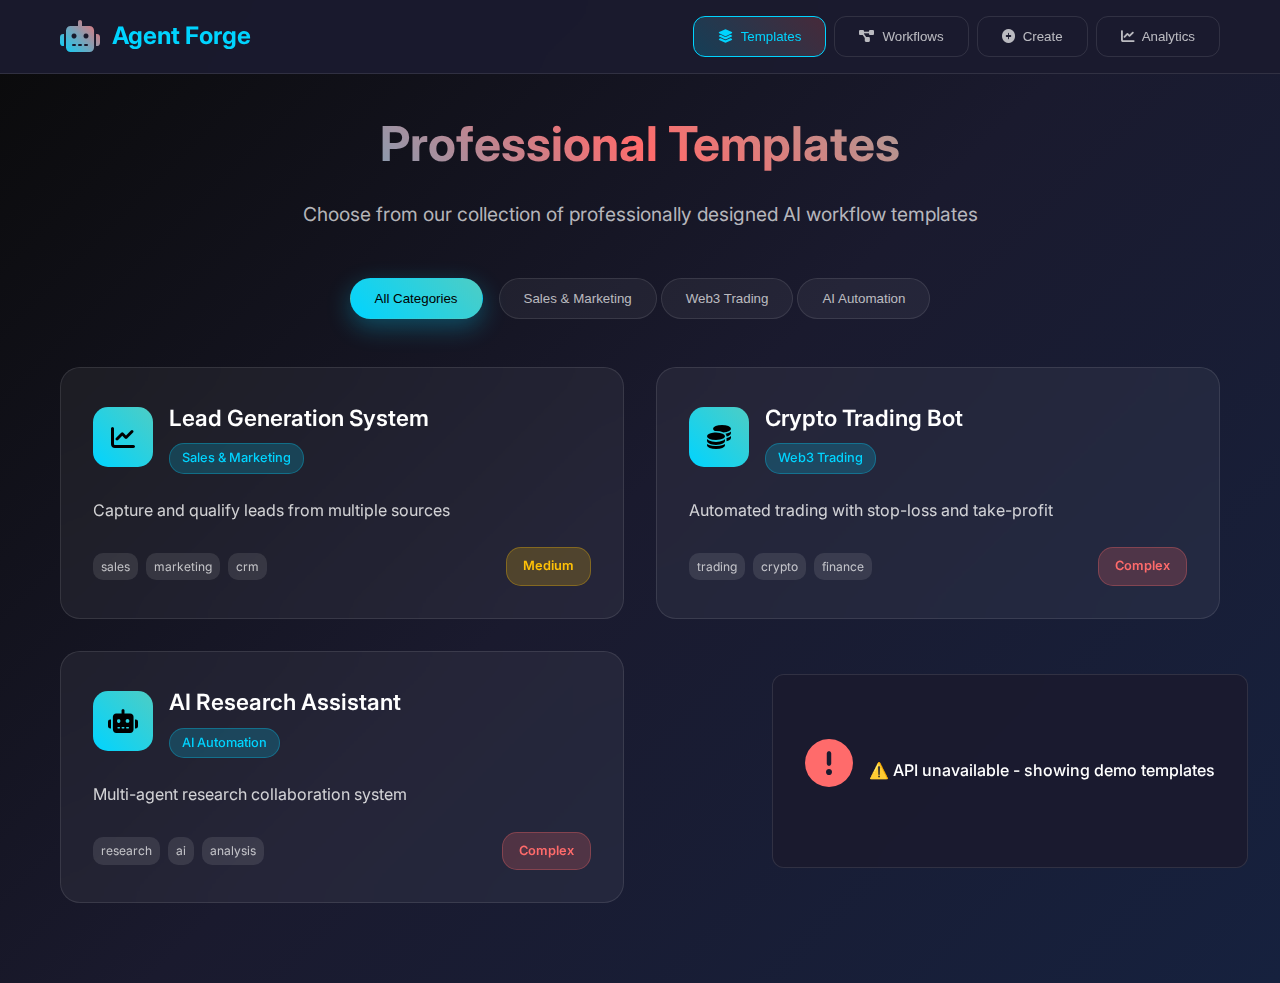
<file: frontend/index.html>
<!DOCTYPE html>
<html lang="en">
<head>
    <meta charset="UTF-8">
    <meta name="viewport" content="width=device-width, initial-scale=1.0">
    <title>Agent Forge - AI Workflow Builder</title>
    <link rel="stylesheet" href="styles.css">
    <link href="https://cdnjs.cloudflare.com/ajax/libs/font-awesome/6.4.0/css/all.min.css" rel="stylesheet">
    <link href="https://fonts.googleapis.com/css2?family=Inter:wght@300;400;500;600;700&display=swap" rel="stylesheet">
</head>
<body>
    <div class="app">
        <!-- Header -->
        <header class="header">
            <div class="container">
                <div class="header-content">
                    <div class="logo">
                        <i class="fas fa-robot"></i>
                        <span>Agent Forge</span>
                    </div>
                    <nav class="nav">
                        <button class="nav-btn active" data-tab="templates">
                            <i class="fas fa-layer-group"></i>
                            Templates
                        </button>
                        <button class="nav-btn" data-tab="workflows">
                            <i class="fas fa-project-diagram"></i>
                            Workflows
                        </button>
                        <button class="nav-btn" data-tab="create">
                            <i class="fas fa-plus-circle"></i>
                            Create
                        </button>
                        <button class="nav-btn" data-tab="analytics">
                            <i class="fas fa-chart-line"></i>
                            Analytics
                        </button>
                    </nav>
                </div>
            </div>
        </header>

        <!-- Main Content -->
        <main class="main">
            <div class="container">
                
                <!-- Templates Tab -->
                <div class="tab-content active" id="templates-tab">
                    <div class="tab-header">
                        <h1>Professional Templates</h1>
                        <p>Choose from our collection of professionally designed AI workflow templates</p>
                    </div>
                    
                    <!-- Category Filter -->
                    <div class="category-filter">
                        <button class="filter-btn active" data-category="all">All Categories</button>
                        <div id="category-buttons"></div>
                    </div>
                    
                    <!-- Templates Grid -->
                    <div class="templates-grid" id="templates-grid">
                        <!-- Templates will be loaded here -->
                        <div class="loading">
                            <i class="fas fa-spinner fa-spin"></i>
                            <p>Loading templates...</p>
                        </div>
                    </div>
                </div>

                <!-- Workflows Tab -->
                <div class="tab-content" id="workflows-tab">
                    <div class="tab-header">
                        <h1>Your Workflows</h1>
                        <p>Manage and monitor your AI workflows</p>
                    </div>
                    
                    <div class="workflows-grid" id="workflows-grid">
                        <!-- Workflows will be loaded here -->
                    </div>
                </div>

                <!-- Create Tab -->
                <div class="tab-content" id="create-tab">
                    <div class="tab-header">
                        <h1>Create Workflow</h1>
                        <p>Build custom AI workflows from selected templates</p>
                    </div>
                    
                    <div class="create-form" id="create-form">
                        <!-- Template selection form will be here -->
                    </div>
                </div>

                <!-- Analytics Tab -->
                <div class="tab-content" id="analytics-tab">
                    <div class="tab-header">
                        <h1>Analytics & Performance</h1>
                        <p>Monitor your AI workflow performance and cache efficiency</p>
                    </div>
                    
                    <div class="analytics-grid" id="analytics-grid">
                        <!-- Analytics will be loaded here -->
                    </div>
                </div>

            </div>
        </main>
    </div>

    <!-- Template Detail Modal -->
    <div class="modal" id="template-modal">
        <div class="modal-content">
            <div class="modal-header">
                <h2 id="modal-title">Template Details</h2>
                <button class="modal-close" onclick="closeModal()">
                    <i class="fas fa-times"></i>
                </button>
            </div>
            <div class="modal-body" id="modal-body">
                <!-- Template details will be loaded here -->
            </div>
            <div class="modal-footer">
                <button class="btn btn-secondary" onclick="closeModal()">Cancel</button>
                <button class="btn btn-primary" id="create-from-template">Create Workflow</button>
            </div>
        </div>
    </div>

    <!-- Success/Error Toast -->
    <div class="toast" id="toast">
        <div class="toast-content">
            <i class="toast-icon"></i>
            <span class="toast-message"></span>
        </div>
    </div>

    <script src="script.js"></script>
</body>
</html>
</file>
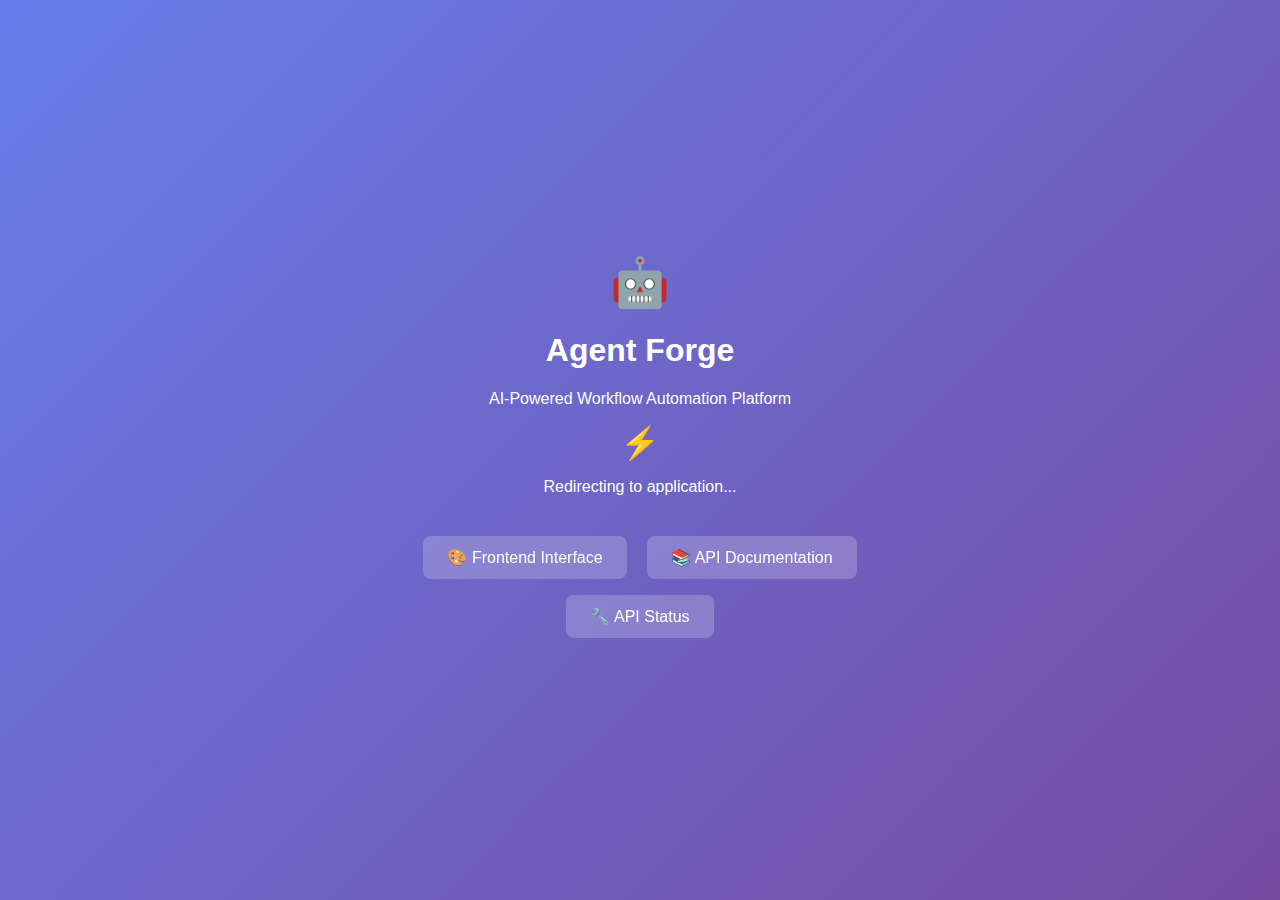
<file: public/index.html>
<!DOCTYPE html>
<html lang="en">
<head>
    <meta charset="UTF-8">
    <meta name="viewport" content="width=device-width, initial-scale=1.0">
    <title>Agent Forge - Redirecting...</title>
    <style>
        body {
            font-family: 'Inter', -apple-system, BlinkMacSystemFont, sans-serif;
            background: linear-gradient(135deg, #667eea 0%, #764ba2 100%);
            color: white;
            display: flex;
            justify-content: center;
            align-items: center;
            height: 100vh;
            margin: 0;
            text-align: center;
        }
        .container {
            max-width: 600px;
            padding: 2rem;
        }
        .logo {
            font-size: 3rem;
            margin-bottom: 1rem;
        }
        .spinner {
            animation: spin 1s linear infinite;
            font-size: 2rem;
            margin: 1rem 0;
        }
        @keyframes spin {
            from { transform: rotate(0deg); }
            to { transform: rotate(360deg); }
        }
        .links {
            margin-top: 2rem;
        }
        .link {
            display: inline-block;
            margin: 0.5rem;
            padding: 0.75rem 1.5rem;
            background: rgba(255,255,255,0.2);
            color: white;
            text-decoration: none;
            border-radius: 8px;
            backdrop-filter: blur(10px);
            transition: all 0.3s ease;
        }
        .link:hover {
            background: rgba(255,255,255,0.3);
            transform: translateY(-2px);
        }
    </style>
</head>
<body>
    <div class="container">
        <div class="logo">🤖</div>
        <h1>Agent Forge</h1>
        <p>AI-Powered Workflow Automation Platform</p>
        <div class="spinner">⚡</div>
        <p>Redirecting to application...</p>
        
        <div class="links">
            <a href="/frontend/" class="link">🎨 Frontend Interface</a>
            <a href="/api/docs" class="link">📚 API Documentation</a>
            <a href="/api/" class="link">🔧 API Status</a>
        </div>
    </div>

    <script>
        // Auto-redirect to frontend after 2 seconds
        setTimeout(() => {
            window.location.href = '/frontend/';
        }, 2000);
    </script>
</body>
</html>
</file>
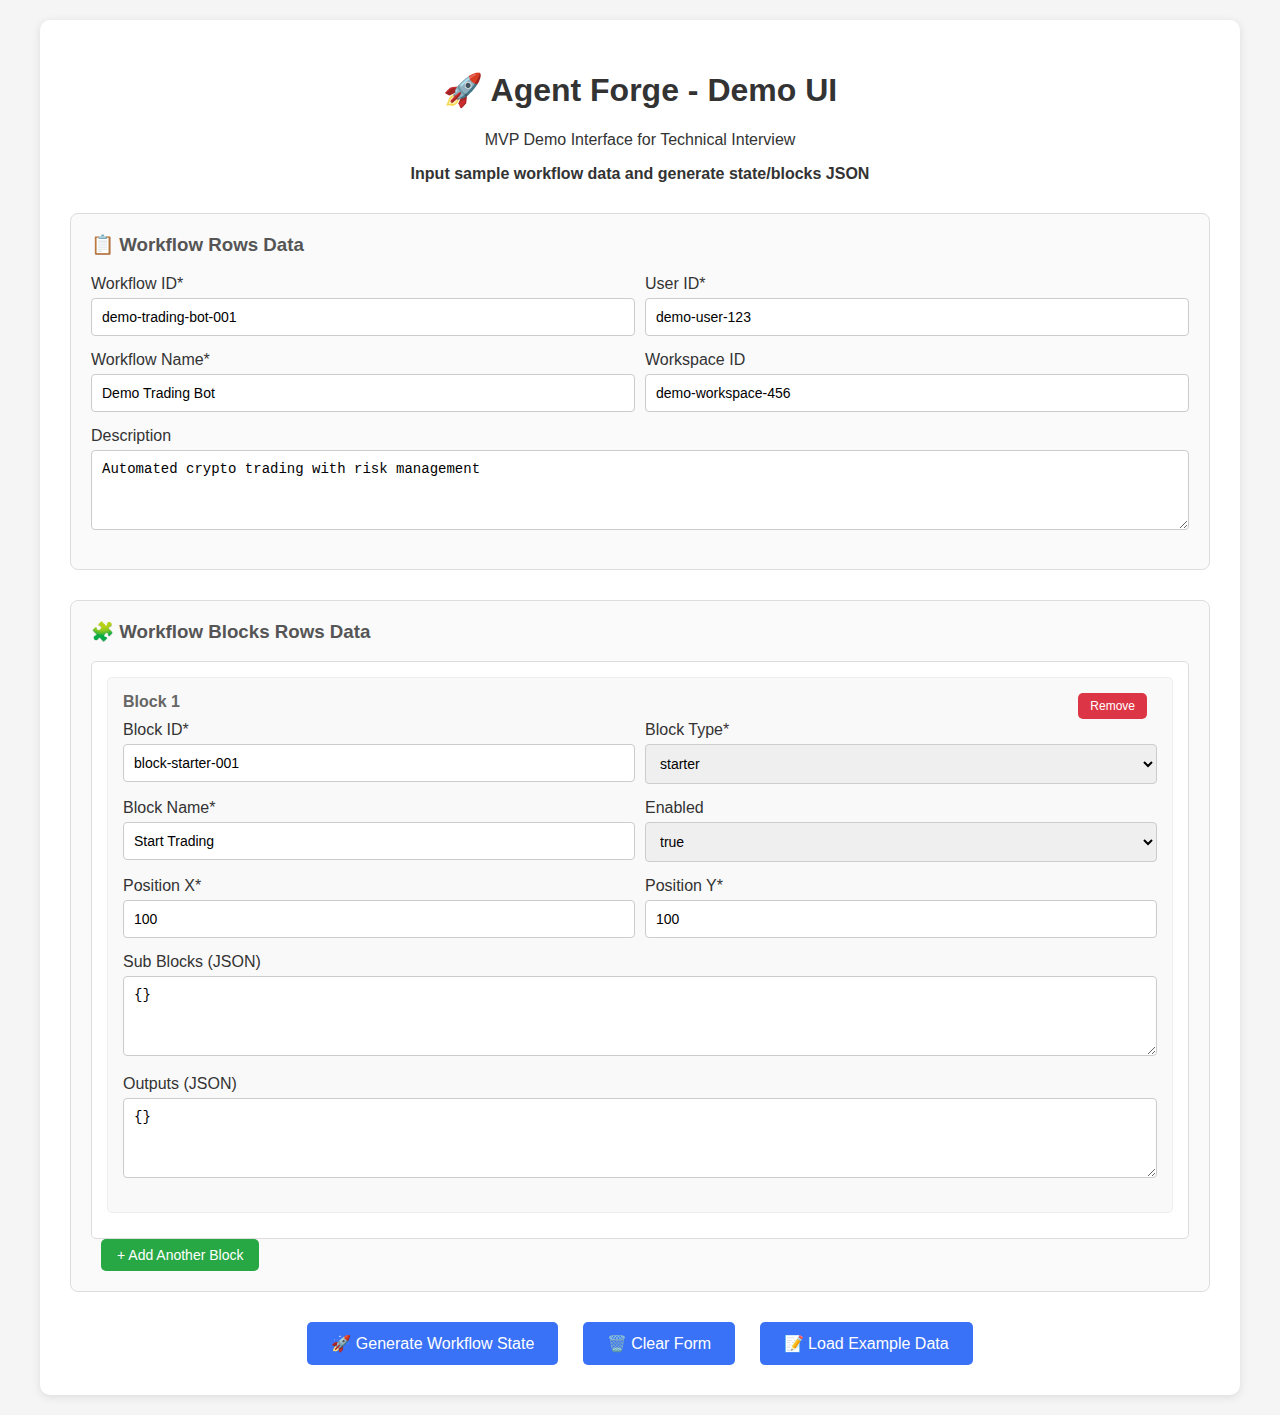
<file: static/index.html>
<!DOCTYPE html>
<html lang="en">
<head>
    <meta charset="UTF-8">
    <meta name="viewport" content="width=device-width, initial-scale=1.0">
    <title>Agent Forge - Demo UI</title>
    <style>
        body {
            font-family: -apple-system, BlinkMacSystemFont, 'Segoe UI', Roboto, sans-serif;
            max-width: 1200px;
            margin: 0 auto;
            padding: 20px;
            background-color: #f5f5f5;
        }
        .container {
            background: white;
            padding: 30px;
            border-radius: 10px;
            box-shadow: 0 2px 10px rgba(0,0,0,0.1);
        }
        .header {
            text-align: center;
            margin-bottom: 30px;
            color: #333;
        }
        .section {
            margin-bottom: 30px;
            padding: 20px;
            border: 1px solid #ddd;
            border-radius: 8px;
            background-color: #fafafa;
        }
        .section h3 {
            margin-top: 0;
            color: #555;
        }
        .form-group {
            margin-bottom: 15px;
        }
        label {
            display: block;
            margin-bottom: 5px;
            font-weight: 500;
            color: #333;
        }
        input, textarea, select {
            width: 100%;
            padding: 10px;
            border: 1px solid #ccc;
            border-radius: 4px;
            font-size: 14px;
            box-sizing: border-box;
        }
        textarea {
            height: 80px;
            resize: vertical;
        }
        .blocks-container {
            border: 1px solid #ddd;
            padding: 15px;
            border-radius: 5px;
            background-color: white;
        }
        .block-item {
            border: 1px solid #eee;
            padding: 15px;
            margin-bottom: 10px;
            border-radius: 5px;
            background-color: #f9f9f9;
        }
        .block-item h4 {
            margin: 0 0 10px 0;
            color: #666;
        }
        .form-row {
            display: grid;
            grid-template-columns: 1fr 1fr;
            gap: 10px;
        }
        .button-group {
            text-align: center;
            margin-top: 30px;
        }
        button {
            background-color: #3972F6;
            color: white;
            border: none;
            padding: 12px 24px;
            border-radius: 5px;
            font-size: 16px;
            cursor: pointer;
            margin: 0 10px;
        }
        button:hover {
            background-color: #2551CC;
        }
        button:disabled {
            background-color: #ccc;
            cursor: not-allowed;
        }
        .add-block {
            background-color: #28a745;
            font-size: 14px;
            padding: 8px 16px;
        }
        .remove-block {
            background-color: #dc3545;
            font-size: 12px;
            padding: 6px 12px;
            float: right;
        }
        .result {
            margin-top: 30px;
            padding: 20px;
            background-color: #f8f9fa;
            border: 1px solid #dee2e6;
            border-radius: 5px;
        }
        .result h3 {
            margin-top: 0;
            color: #495057;
        }
        .json-output {
            background-color: #2d3748;
            color: #e2e8f0;
            padding: 15px;
            border-radius: 5px;
            font-family: 'Monaco', 'Consolas', monospace;
            font-size: 13px;
            white-space: pre-wrap;
            max-height: 400px;
            overflow-y: auto;
        }
        .error {
            color: #dc3545;
            background-color: #f8d7da;
            padding: 10px;
            border: 1px solid #f5c6cb;
            border-radius: 4px;
        }
        .loading {
            text-align: center;
            color: #666;
        }
    </style>
</head>
<body>
    <div class="container">
        <div class="header">
            <h1>🚀 Agent Forge - Demo UI</h1>
            <p>MVP Demo Interface for Technical Interview</p>
            <p><strong>Input sample workflow data and generate state/blocks JSON</strong></p>
        </div>

        <form id="demoForm">
            <!-- Workflow Rows Section -->
            <div class="section">
                <h3>📋 Workflow Rows Data</h3>
                <div class="form-row">
                    <div class="form-group">
                        <label for="workflow_id">Workflow ID*</label>
                        <input type="text" id="workflow_id" name="workflow_id" value="demo-workflow-001" required>
                    </div>
                    <div class="form-group">
                        <label for="user_id">User ID*</label>
                        <input type="text" id="user_id" name="user_id" value="demo-user-123" required>
                    </div>
                </div>
                <div class="form-row">
                    <div class="form-group">
                        <label for="workflow_name">Workflow Name*</label>
                        <input type="text" id="workflow_name" name="workflow_name" value="Demo Trading Bot" required>
                    </div>
                    <div class="form-group">
                        <label for="workspace_id">Workspace ID</label>
                        <input type="text" id="workspace_id" name="workspace_id" value="demo-workspace-456">
                    </div>
                </div>
                <div class="form-group">
                    <label for="description">Description</label>
                    <textarea id="description" name="description" placeholder="Automated crypto trading with risk management">Automated crypto trading with risk management</textarea>
                </div>
            </div>

            <!-- Workflow Blocks Rows Section -->
            <div class="section">
                <h3>🧩 Workflow Blocks Rows Data</h3>
                <div class="blocks-container" id="blocksContainer">
                    <!-- Initial starter block -->
                    <div class="block-item">
                        <h4>Block 1 <button type="button" class="remove-block" onclick="removeBlock(this)">Remove</button></h4>
                        <div class="form-row">
                            <div class="form-group">
                                <label>Block ID*</label>
                                <input type="text" name="block_id" value="block-starter-001" required>
                            </div>
                            <div class="form-group">
                                <label>Block Type*</label>
                                <select name="block_type" required>
                                    <option value="starter" selected>starter</option>
                                    <option value="agent">agent</option>
                                    <option value="api">api</option>
                                    <option value="webhook">webhook</option>
                                    <option value="action">action</option>
                                </select>
                            </div>
                        </div>
                        <div class="form-row">
                            <div class="form-group">
                                <label>Block Name*</label>
                                <input type="text" name="block_name" value="Start Trading" required>
                            </div>
                            <div class="form-group">
                                <label>Enabled</label>
                                <select name="enabled">
                                    <option value="true" selected>true</option>
                                    <option value="false">false</option>
                                </select>
                            </div>
                        </div>
                        <div class="form-row">
                            <div class="form-group">
                                <label>Position X*</label>
                                <input type="number" name="position_x" value="100" required>
                            </div>
                            <div class="form-group">
                                <label>Position Y*</label>
                                <input type="number" name="position_y" value="100" required>
                            </div>
                        </div>
                        <div class="form-group">
                            <label>Sub Blocks (JSON)</label>
                            <textarea name="sub_blocks" placeholder='{"key": "value"}'>{}</textarea>
                        </div>
                        <div class="form-group">
                            <label>Outputs (JSON)</label>
                            <textarea name="outputs" placeholder='{"key": "value"}'>{}</textarea>
                        </div>
                    </div>
                </div>
                <button type="button" class="add-block" onclick="addBlock()">+ Add Another Block</button>
            </div>

            <div class="button-group">
                <button type="submit" id="generateBtn">🚀 Generate Workflow State</button>
                <button type="button" onclick="clearForm()">🗑️ Clear Form</button>
                <button type="button" onclick="loadExample()">📝 Load Example Data</button>
            </div>
        </form>

        <div id="result" class="result" style="display: none;">
            <h3>📊 Generated Workflow State & Blocks</h3>
            <div id="output" class="json-output"></div>
        </div>
    </div>

    <script src="script.js"></script>
</body>
</html>
</file>
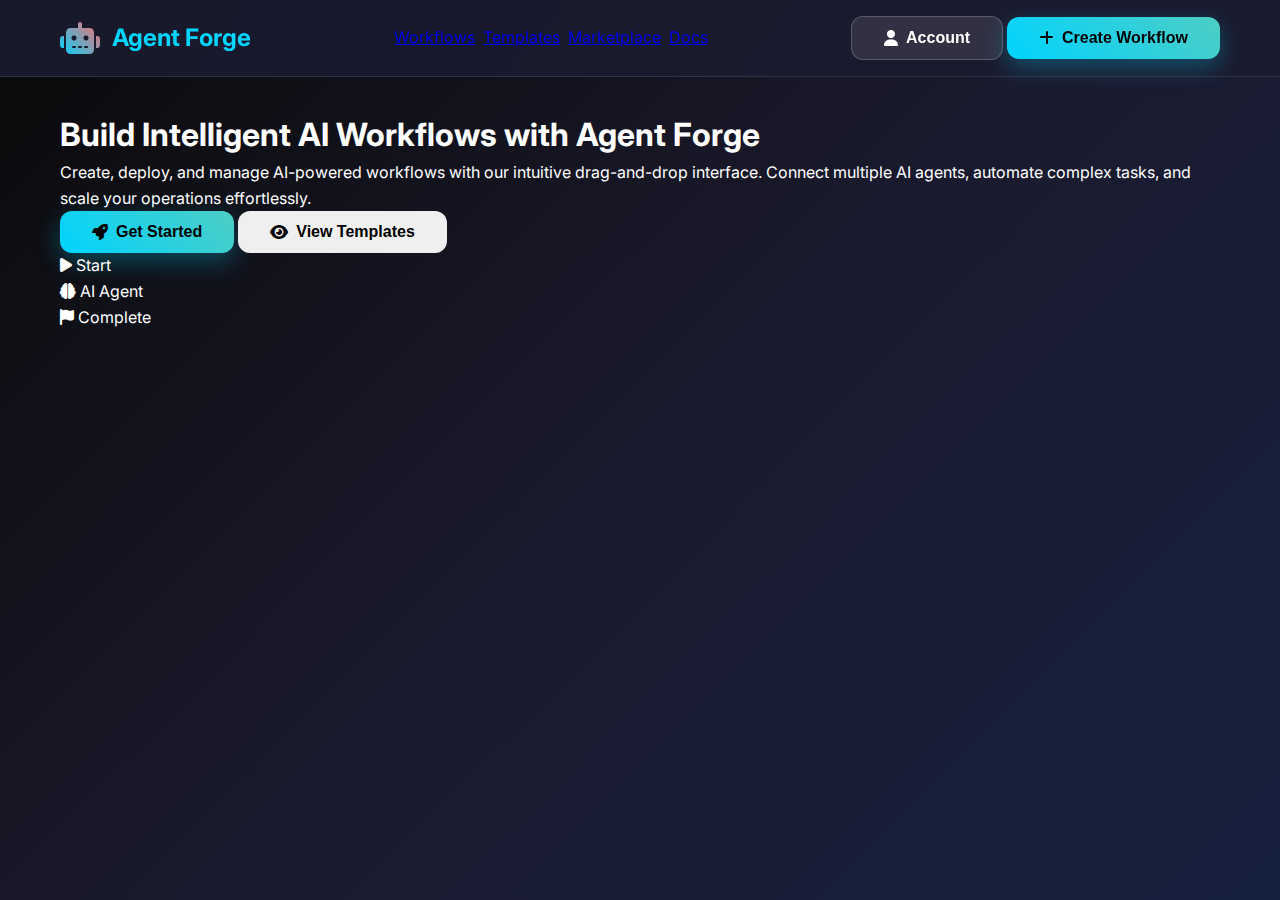
<file: public/frontend/index.html>
<!DOCTYPE html>
<html lang="en">
<head>
    <meta charset="UTF-8">
    <meta name="viewport" content="width=device-width, initial-scale=1.0">
    <title>Agent Forge - AI Workflow Builder</title>
    <link rel="stylesheet" href="/frontend/styles.css">
    <link href="https://cdnjs.cloudflare.com/ajax/libs/font-awesome/6.4.0/css/all.min.css" rel="stylesheet">
    <link href="https://fonts.googleapis.com/css2?family=Inter:wght@300;400;500;600;700&display=swap" rel="stylesheet">
</head>
<body>
    <div class="app">
        <!-- Header -->
        <header class="header">
            <div class="container">
                <div class="header-content">
                    <div class="logo">
                        <i class="fas fa-robot"></i>
                        <span>Agent Forge</span>
                    </div>
                    <nav class="nav">
                        <a href="#workflows" class="nav-link active">Workflows</a>
                        <a href="#templates" class="nav-link">Templates</a>
                        <a href="#marketplace" class="nav-link">Marketplace</a>
                        <a href="#docs" class="nav-link">Docs</a>
                    </nav>
                    <div class="header-actions">
                        <button class="btn btn-secondary">
                            <i class="fas fa-user"></i>
                            Account
                        </button>
                        <button class="btn btn-primary" id="createWorkflowBtn">
                            <i class="fas fa-plus"></i>
                            Create Workflow
                        </button>
                    </div>
                </div>
            </div>
        </header>

        <!-- Main Content -->
        <main class="main">
            <div class="container">
                <!-- Hero Section -->
                <section class="hero">
                    <div class="hero-content">
                        <h1 class="hero-title">
                            Build Intelligent AI Workflows
                            <span class="gradient-text">with Agent Forge</span>
                        </h1>
                        <p class="hero-description">
                            Create, deploy, and manage AI-powered workflows with our intuitive drag-and-drop interface. 
                            Connect multiple AI agents, automate complex tasks, and scale your operations effortlessly.
                        </p>
                        <div class="hero-actions">
                            <button class="btn btn-primary btn-large" id="getStartedBtn">
                                <i class="fas fa-rocket"></i>
                                Get Started
                            </button>
                            <button class="btn btn-outline btn-large" id="viewTemplatesBtn">
                                <i class="fas fa-eye"></i>
                                View Templates
                            </button>
                        </div>
                    </div>
                    <div class="hero-visual">
                        <div class="workflow-preview">
                            <div class="workflow-node start-node">
                                <i class="fas fa-play"></i>
                                <span>Start</span>
                            </div>
                            <div class="workflow-connection"></div>
                            <div class="workflow-node ai-node">
                                <i class="fas fa-brain"></i>
                                <span>AI Agent</span>
                            </div>
                            <div class="workflow-connection"></div>
                            <div class="workflow-node end-node">
                                <i class="fas fa-flag"></i>
                                <span>Complete</span>
                            </div>
                        </div>
                    </div>
                </section>

                <!-- Workflow Builder -->
                <section class="workflow-builder" id="workflowBuilder" style="display: none;">
                    <div class="builder-header">
                        <h2>Workflow Builder</h2>
                        <div class="builder-actions">
                            <button class="btn btn-secondary" id="saveWorkflowBtn">
                                <i class="fas fa-save"></i>
                                Save
                            </button>
                            <button class="btn btn-primary" id="deployWorkflowBtn">
                                <i class="fas fa-rocket"></i>
                                Deploy
                            </button>
                        </div>
                    </div>
                    
                    <div class="builder-content">
                        <div class="builder-sidebar">
                            <h3>Components</h3>
                            <div class="component-group">
                                <h4>AI Agents</h4>
                                <div class="component-item" draggable="true" data-type="ai-agent">
                                    <i class="fas fa-robot"></i>
                                    <span>AI Agent</span>
                                </div>
                                <div class="component-item" draggable="true" data-type="llm">
                                    <i class="fas fa-brain"></i>
                                    <span>LLM</span>
                                </div>
                            </div>
                            <div class="component-group">
                                <h4>Actions</h4>
                                <div class="component-item" draggable="true" data-type="webhook">
                                    <i class="fas fa-link"></i>
                                    <span>Webhook</span>
                                </div>
                                <div class="component-item" draggable="true" data-type="api-call">
                                    <i class="fas fa-exchange-alt"></i>
                                    <span>API Call</span>
                                </div>
                            </div>
                        </div>
                        
                        <div class="builder-canvas" id="builderCanvas">
                            <div class="canvas-placeholder">
                                <i class="fas fa-plus-circle"></i>
                                <p>Drag components here to build your workflow</p>
                            </div>
                        </div>
                    </div>
                </section>

                <!-- Status Display -->
                <div class="status-container" id="statusContainer" style="display: none;">
                    <div class="status-card">
                        <div class="status-header">
                            <h3>Workflow Status</h3>
                            <div class="status-badge" id="statusBadge">Ready</div>
                        </div>
                        <div class="status-content" id="statusContent">
                            <p>Your workflow is ready to be configured.</p>
                        </div>
                    </div>
                </div>
            </div>
        </main>
    </div>

    <script src="/frontend/script.js"></script>
</body>
</html>
</file>
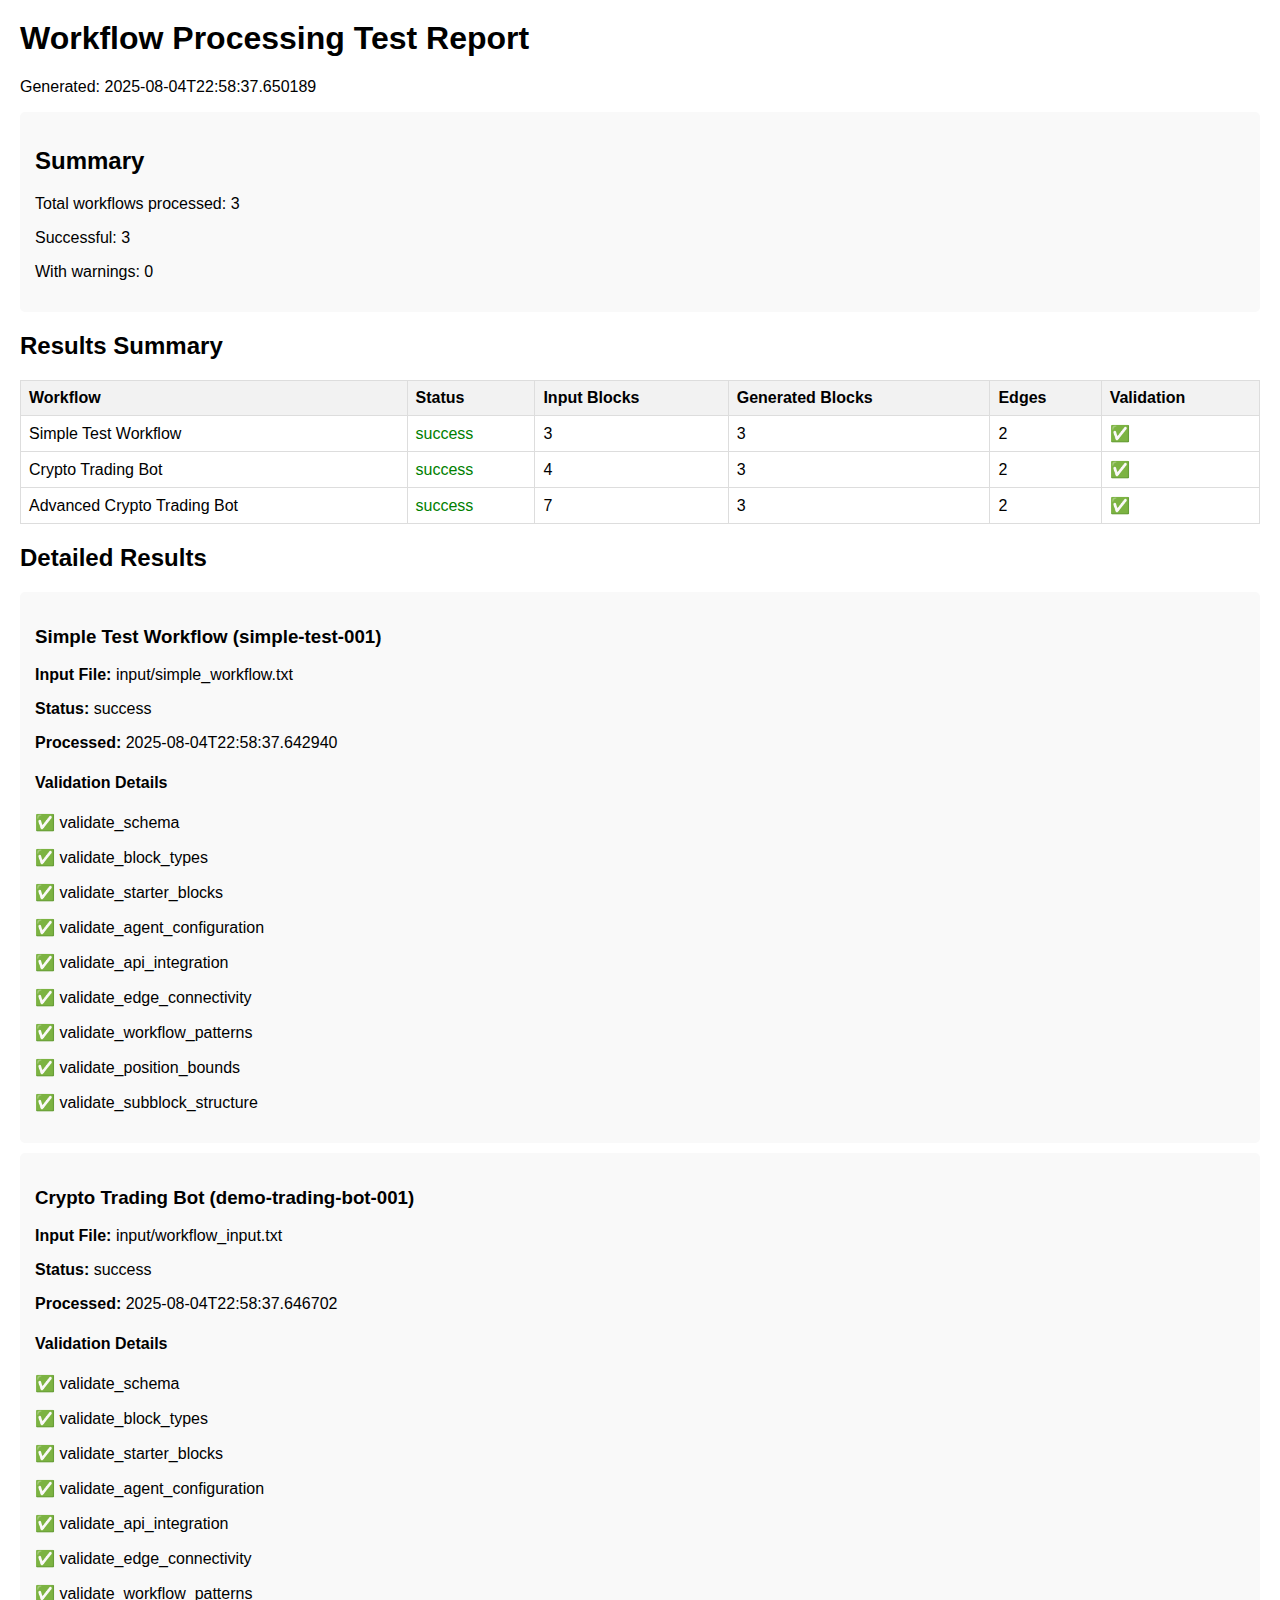
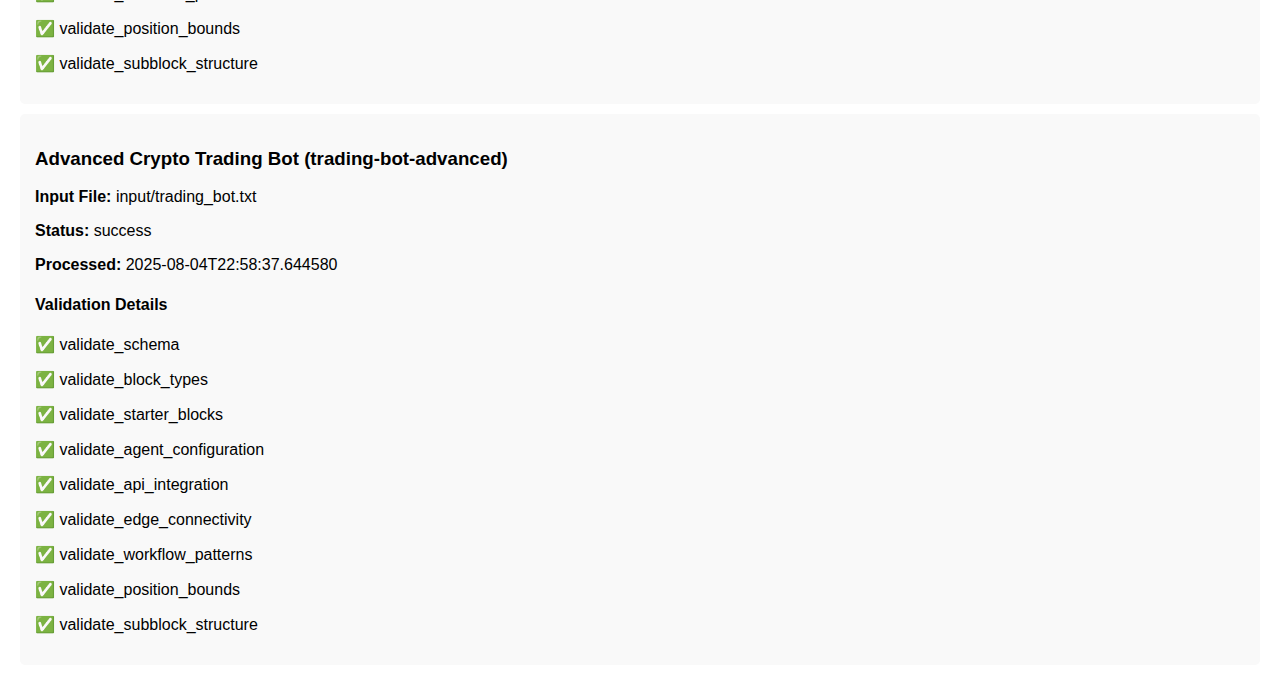
<file: test_output/test_report.html>
<html>
    <head>
        <title>Workflow Processing Test Report</title>
        <style>
            body { font-family: Arial, sans-serif; margin: 20px; }
            .success { color: green; }
            .warning { color: orange; }
            .error { color: red; }
            table { border-collapse: collapse; width: 100%; }
            th, td { border: 1px solid #ddd; padding: 8px; text-align: left; }
            th { background-color: #f2f2f2; }
            .summary { background-color: #f9f9f9; padding: 15px; margin: 10px 0; border-radius: 5px; }
        </style>
    </head>
    <body>
        <h1>Workflow Processing Test Report</h1>
        <p>Generated: 2025-08-04T22:58:37.650189</p>
        
        <div class="summary">
            <h2>Summary</h2>
            <p>Total workflows processed: 3</p>
            <p>Successful: 3</p>
            <p>With warnings: 0</p>
        </div>
        
        <h2>Results Summary</h2>
        <table>
            <tr>
                <th>Workflow</th>
                <th>Status</th>
                <th>Input Blocks</th>
                <th>Generated Blocks</th>
                <th>Edges</th>
                <th>Validation</th>
            </tr>
    
            <tr>
                <td>Simple Test Workflow</td>
                <td class="success">success</td>
                <td>3</td>
                <td>3</td>
                <td>2</td>
                <td>✅</td>
            </tr>
        
            <tr>
                <td>Crypto Trading Bot</td>
                <td class="success">success</td>
                <td>4</td>
                <td>3</td>
                <td>2</td>
                <td>✅</td>
            </tr>
        
            <tr>
                <td>Advanced Crypto Trading Bot</td>
                <td class="success">success</td>
                <td>7</td>
                <td>3</td>
                <td>2</td>
                <td>✅</td>
            </tr>
        
        </table>
        
        <h2>Detailed Results</h2>
    
        <div class="summary">
            <h3>Simple Test Workflow (simple-test-001)</h3>
            <p><strong>Input File:</strong> input/simple_workflow.txt</p>
            <p><strong>Status:</strong> success</p>
            <p><strong>Processed:</strong> 2025-08-04T22:58:37.642940</p>
            
            <h4>Validation Details</h4>
        <p>✅ validate_schema</p><p>✅ validate_block_types</p><p>✅ validate_starter_blocks</p><p>✅ validate_agent_configuration</p><p>✅ validate_api_integration</p><p>✅ validate_edge_connectivity</p><p>✅ validate_workflow_patterns</p><p>✅ validate_position_bounds</p><p>✅ validate_subblock_structure</p></div>
        <div class="summary">
            <h3>Crypto Trading Bot (demo-trading-bot-001)</h3>
            <p><strong>Input File:</strong> input/workflow_input.txt</p>
            <p><strong>Status:</strong> success</p>
            <p><strong>Processed:</strong> 2025-08-04T22:58:37.646702</p>
            
            <h4>Validation Details</h4>
        <p>✅ validate_schema</p><p>✅ validate_block_types</p><p>✅ validate_starter_blocks</p><p>✅ validate_agent_configuration</p><p>✅ validate_api_integration</p><p>✅ validate_edge_connectivity</p><p>✅ validate_workflow_patterns</p><p>✅ validate_position_bounds</p><p>✅ validate_subblock_structure</p></div>
        <div class="summary">
            <h3>Advanced Crypto Trading Bot (trading-bot-advanced)</h3>
            <p><strong>Input File:</strong> input/trading_bot.txt</p>
            <p><strong>Status:</strong> success</p>
            <p><strong>Processed:</strong> 2025-08-04T22:58:37.644580</p>
            
            <h4>Validation Details</h4>
        <p>✅ validate_schema</p><p>✅ validate_block_types</p><p>✅ validate_starter_blocks</p><p>✅ validate_agent_configuration</p><p>✅ validate_api_integration</p><p>✅ validate_edge_connectivity</p><p>✅ validate_workflow_patterns</p><p>✅ validate_position_bounds</p><p>✅ validate_subblock_structure</p></div>
    </body>
    </html>
</file>
<file: frontend/styles.css>
/* Reset and Base Styles */
* {
    margin: 0;
    padding: 0;
    box-sizing: border-box;
}

body {
    font-family: 'Inter', -apple-system, BlinkMacSystemFont, 'Segoe UI', Roboto, sans-serif;
    background: linear-gradient(135deg, #0a0a0a 0%, #1a1a2e 50%, #16213e 100%);
    color: #ffffff;
    line-height: 1.6;
    min-height: 100vh;
    overflow-x: hidden;
}

.container {
    max-width: 1200px;
    margin: 0 auto;
    padding: 0 20px;
}

/* Header Styles */
.header {
    background: rgba(26, 26, 46, 0.95);
    backdrop-filter: blur(20px);
    border-bottom: 1px solid rgba(255, 255, 255, 0.1);
    position: sticky;
    top: 0;
    z-index: 1000;
}

.header-content {
    display: flex;
    justify-content: space-between;
    align-items: center;
    padding: 1rem 0;
}

.logo {
    display: flex;
    align-items: center;
    gap: 0.75rem;
    font-size: 1.5rem;
    font-weight: 700;
    color: #00d4ff;
}

.logo i {
    font-size: 2rem;
    background: linear-gradient(45deg, #00d4ff, #ff6b6b);
    -webkit-background-clip: text;
    -webkit-text-fill-color: transparent;
    background-clip: text;
}

.nav {
    display: flex;
    gap: 0.5rem;
}

.nav-btn {
    display: flex;
    align-items: center;
    gap: 0.5rem;
    padding: 0.75rem 1.5rem;
    background: transparent;
    border: 1px solid rgba(255, 255, 255, 0.1);
    border-radius: 12px;
    color: rgba(255, 255, 255, 0.7);
    cursor: pointer;
    transition: all 0.3s ease;
    font-weight: 500;
}

.nav-btn:hover {
    background: rgba(0, 212, 255, 0.1);
    border-color: rgba(0, 212, 255, 0.3);
    color: #00d4ff;
    transform: translateY(-2px);
}

.nav-btn.active {
    background: linear-gradient(45deg, rgba(0, 212, 255, 0.2), rgba(255, 107, 107, 0.2));
    border-color: #00d4ff;
    color: #00d4ff;
}

/* Main Content */
.main {
    padding: 2rem 0;
    min-height: calc(100vh - 100px);
}

.tab-content {
    display: none;
    animation: fadeIn 0.5s ease;
}

.tab-content.active {
    display: block;
}

@keyframes fadeIn {
    from { opacity: 0; transform: translateY(20px); }
    to { opacity: 1; transform: translateY(0); }
}

.tab-header {
    text-align: center;
    margin-bottom: 3rem;
}

.tab-header h1 {
    font-size: 3rem;
    font-weight: 700;
    background: linear-gradient(45deg, #00d4ff, #ff6b6b, #4ecdc4);
    -webkit-background-clip: text;
    -webkit-text-fill-color: transparent;
    background-clip: text;
    margin-bottom: 1rem;
}

.tab-header p {
    font-size: 1.2rem;
    color: rgba(255, 255, 255, 0.7);
}

/* Category Filter */
.category-filter {
    display: flex;
    flex-wrap: wrap;
    gap: 1rem;
    justify-content: center;
    margin-bottom: 3rem;
}

.filter-btn {
    padding: 0.75rem 1.5rem;
    background: rgba(255, 255, 255, 0.05);
    border: 1px solid rgba(255, 255, 255, 0.1);
    border-radius: 25px;
    color: rgba(255, 255, 255, 0.7);
    cursor: pointer;
    transition: all 0.3s ease;
    font-weight: 500;
    white-space: nowrap;
}

.filter-btn:hover {
    background: rgba(0, 212, 255, 0.1);
    border-color: rgba(0, 212, 255, 0.3);
    color: #00d4ff;
    transform: translateY(-2px);
}

.filter-btn.active {
    background: linear-gradient(45deg, #00d4ff, #4ecdc4);
    border-color: transparent;
    color: #000;
    box-shadow: 0 8px 25px rgba(0, 212, 255, 0.3);
}

/* Templates Grid */
.templates-grid, .workflows-grid {
    display: grid;
    grid-template-columns: repeat(auto-fill, minmax(380px, 1fr));
    gap: 2rem;
    margin-bottom: 3rem;
}

.template-card, .workflow-card {
    background: rgba(255, 255, 255, 0.05);
    backdrop-filter: blur(20px);
    border: 1px solid rgba(255, 255, 255, 0.1);
    border-radius: 20px;
    padding: 2rem;
    transition: all 0.3s ease;
    cursor: pointer;
    position: relative;
    overflow: hidden;
}

.template-card::before, .workflow-card::before {
    content: '';
    position: absolute;
    top: 0;
    left: 0;
    right: 0;
    height: 4px;
    background: linear-gradient(45deg, #00d4ff, #ff6b6b, #4ecdc4);
    opacity: 0;
    transition: opacity 0.3s ease;
}

.template-card:hover::before, .workflow-card:hover::before {
    opacity: 1;
}

.template-card:hover, .workflow-card:hover {
    transform: translateY(-8px);
    background: rgba(255, 255, 255, 0.08);
    border-color: rgba(0, 212, 255, 0.3);
    box-shadow: 0 20px 60px rgba(0, 212, 255, 0.1);
}

.template-header {
    display: flex;
    align-items: center;
    gap: 1rem;
    margin-bottom: 1.5rem;
}

.template-icon {
    width: 60px;
    height: 60px;
    border-radius: 15px;
    display: flex;
    align-items: center;
    justify-content: center;
    font-size: 1.5rem;
    background: linear-gradient(45deg, #00d4ff, #4ecdc4);
    color: #000;
}

.template-info h3 {
    font-size: 1.4rem;
    font-weight: 600;
    margin-bottom: 0.5rem;
    color: #ffffff;
}

.template-category {
    display: inline-block;
    padding: 0.25rem 0.75rem;
    background: rgba(0, 212, 255, 0.2);
    border: 1px solid rgba(0, 212, 255, 0.3);
    border-radius: 15px;
    font-size: 0.8rem;
    color: #00d4ff;
    font-weight: 500;
}

.template-description {
    color: rgba(255, 255, 255, 0.8);
    margin-bottom: 1.5rem;
    line-height: 1.6;
}

.template-footer {
    display: flex;
    justify-content: space-between;
    align-items: center;
}

.template-tags {
    display: flex;
    flex-wrap: wrap;
    gap: 0.5rem;
}

.tag {
    padding: 0.25rem 0.5rem;
    background: rgba(255, 255, 255, 0.1);
    border-radius: 10px;
    font-size: 0.75rem;
    color: rgba(255, 255, 255, 0.7);
}

.complexity {
    padding: 0.5rem 1rem;
    border-radius: 15px;
    font-size: 0.8rem;
    font-weight: 600;
}

.complexity.simple {
    background: rgba(76, 205, 196, 0.2);
    color: #4ecdc4;
    border: 1px solid rgba(76, 205, 196, 0.3);
}

.complexity.medium {
    background: rgba(255, 193, 7, 0.2);
    color: #ffc107;
    border: 1px solid rgba(255, 193, 7, 0.3);
}

.complexity.complex {
    background: rgba(255, 107, 107, 0.2);
    color: #ff6b6b;
    border: 1px solid rgba(255, 107, 107, 0.3);
}

/* Buttons */
.btn {
    padding: 0.75rem 2rem;
    border: none;
    border-radius: 12px;
    font-weight: 600;
    cursor: pointer;
    transition: all 0.3s ease;
    display: inline-flex;
    align-items: center;
    gap: 0.5rem;
    text-decoration: none;
    font-size: 1rem;
}

.btn-primary {
    background: linear-gradient(45deg, #00d4ff, #4ecdc4);
    color: #000;
    box-shadow: 0 8px 25px rgba(0, 212, 255, 0.3);
}

.btn-primary:hover {
    transform: translateY(-2px);
    box-shadow: 0 12px 35px rgba(0, 212, 255, 0.4);
}

.btn-secondary {
    background: rgba(255, 255, 255, 0.1);
    color: #ffffff;
    border: 1px solid rgba(255, 255, 255, 0.2);
}

.btn-secondary:hover {
    background: rgba(255, 255, 255, 0.15);
    transform: translateY(-2px);
}

/* Modal */
.modal {
    display: none;
    position: fixed;
    top: 0;
    left: 0;
    width: 100%;
    height: 100%;
    background: rgba(0, 0, 0, 0.8);
    backdrop-filter: blur(10px);
    z-index: 2000;
    align-items: center;
    justify-content: center;
}

.modal.active {
    display: flex;
    animation: modalFadeIn 0.3s ease;
}

@keyframes modalFadeIn {
    from { opacity: 0; }
    to { opacity: 1; }
}

.modal-content {
    background: linear-gradient(135deg, rgba(26, 26, 46, 0.95), rgba(22, 33, 62, 0.95));
    backdrop-filter: blur(20px);
    border: 1px solid rgba(255, 255, 255, 0.1);
    border-radius: 20px;
    max-width: 600px;
    width: 90%;
    max-height: 80vh;
    overflow-y: auto;
    animation: modalSlideIn 0.3s ease;
}

@keyframes modalSlideIn {
    from { transform: translateY(50px) scale(0.9); opacity: 0; }
    to { transform: translateY(0) scale(1); opacity: 1; }
}

.modal-header {
    display: flex;
    justify-content: space-between;
    align-items: center;
    padding: 2rem 2rem 1rem;
    border-bottom: 1px solid rgba(255, 255, 255, 0.1);
}

.modal-header h2 {
    color: #00d4ff;
    font-size: 1.8rem;
}

.modal-close {
    background: rgba(255, 255, 255, 0.1);
    border: none;
    border-radius: 10px;
    width: 40px;
    height: 40px;
    display: flex;
    align-items: center;
    justify-content: center;
    color: rgba(255, 255, 255, 0.7);
    cursor: pointer;
    transition: all 0.3s ease;
}

.modal-close:hover {
    background: rgba(255, 107, 107, 0.2);
    color: #ff6b6b;
}

.modal-body {
    padding: 2rem;
}

.modal-footer {
    display: flex;
    gap: 1rem;
    justify-content: flex-end;
    padding: 1rem 2rem 2rem;
    border-top: 1px solid rgba(255, 255, 255, 0.1);
}

/* Forms */
.form-group {
    margin-bottom: 1.5rem;
}

.form-label {
    display: block;
    margin-bottom: 0.5rem;
    color: #ffffff;
    font-weight: 500;
}

.form-input, .form-select, .form-textarea {
    width: 100%;
    padding: 0.75rem 1rem;
    background: rgba(255, 255, 255, 0.05);
    border: 1px solid rgba(255, 255, 255, 0.1);
    border-radius: 12px;
    color: #ffffff;
    font-size: 1rem;
    transition: all 0.3s ease;
}

.form-input:focus, .form-select:focus, .form-textarea:focus {
    outline: none;
    border-color: #00d4ff;
    background: rgba(255, 255, 255, 0.08);
    box-shadow: 0 0 0 3px rgba(0, 212, 255, 0.1);
}

/* Loading */
.loading {
    text-align: center;
    padding: 4rem 2rem;
    color: rgba(255, 255, 255, 0.7);
}

.loading i {
    font-size: 3rem;
    margin-bottom: 1rem;
    color: #00d4ff;
}

.loading p {
    font-size: 1.2rem;
}

/* Toast */
.toast {
    position: fixed;
    bottom: 2rem;
    right: 2rem;
    background: rgba(26, 26, 46, 0.95);
    backdrop-filter: blur(20px);
    border: 1px solid rgba(255, 255, 255, 0.1);
    border-radius: 12px;
    padding: 1rem 1.5rem;
    transform: translateX(400px);
    transition: transform 0.3s ease;
    z-index: 3000;
    min-width: 300px;
}

.toast.show {
    transform: translateX(0);
}

.toast-content {
    display: flex;
    align-items: center;
    gap: 1rem;
}

.toast-icon {
    font-size: 1.2rem;
}

.toast.success .toast-icon {
    color: #4ecdc4;
}

.toast.error .toast-icon {
    color: #ff6b6b;
}

.toast-message {
    color: #ffffff;
    font-weight: 500;
}

/* Analytics */
.analytics-grid {
    display: grid;
    grid-template-columns: repeat(auto-fit, minmax(300px, 1fr));
    gap: 2rem;
}

.analytics-card {
    background: rgba(255, 255, 255, 0.05);
    backdrop-filter: blur(20px);
    border: 1px solid rgba(255, 255, 255, 0.1);
    border-radius: 20px;
    padding: 2rem;
}

.analytics-card h3 {
    color: #00d4ff;
    margin-bottom: 1rem;
    font-size: 1.2rem;
}

.metric {
    display: flex;
    justify-content: space-between;
    align-items: center;
    padding: 0.75rem 0;
    border-bottom: 1px solid rgba(255, 255, 255, 0.1);
}

.metric:last-child {
    border-bottom: none;
}

.metric-label {
    color: rgba(255, 255, 255, 0.7);
}

.metric-value {
    color: #ffffff;
    font-weight: 600;
}

/* Responsive */
@media (max-width: 768px) {
    .header-content {
        flex-direction: column;
        gap: 1rem;
    }
    
    .nav {
        flex-wrap: wrap;
        justify-content: center;
    }
    
    .tab-header h1 {
        font-size: 2rem;
    }
    
    .templates-grid, .workflows-grid {
        grid-template-columns: 1fr;
    }
    
    .category-filter {
        justify-content: flex-start;
        overflow-x: auto;
        padding-bottom: 1rem;
    }
    
    .modal-content {
        width: 95%;
        margin: 1rem;
    }
    
    .modal-header, .modal-body, .modal-footer {
        padding-left: 1rem;
        padding-right: 1rem;
    }
}
</file>
